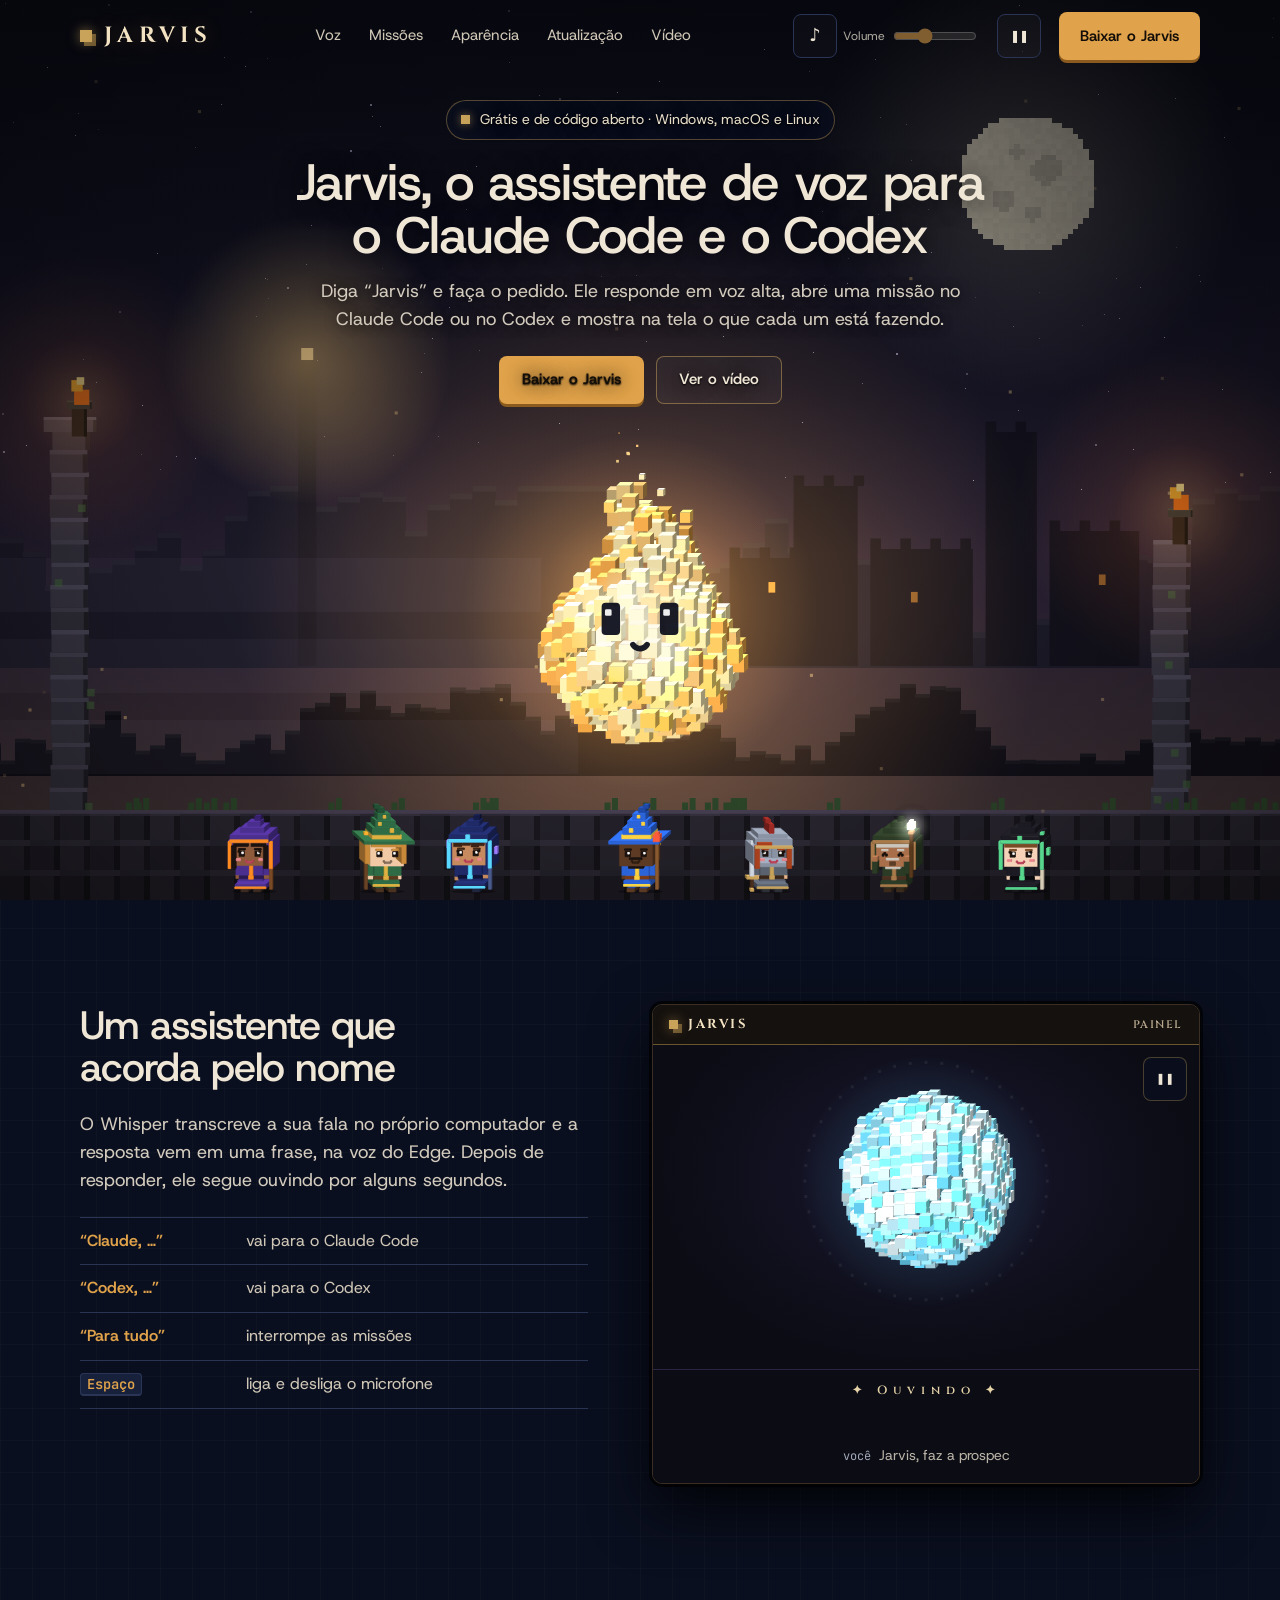
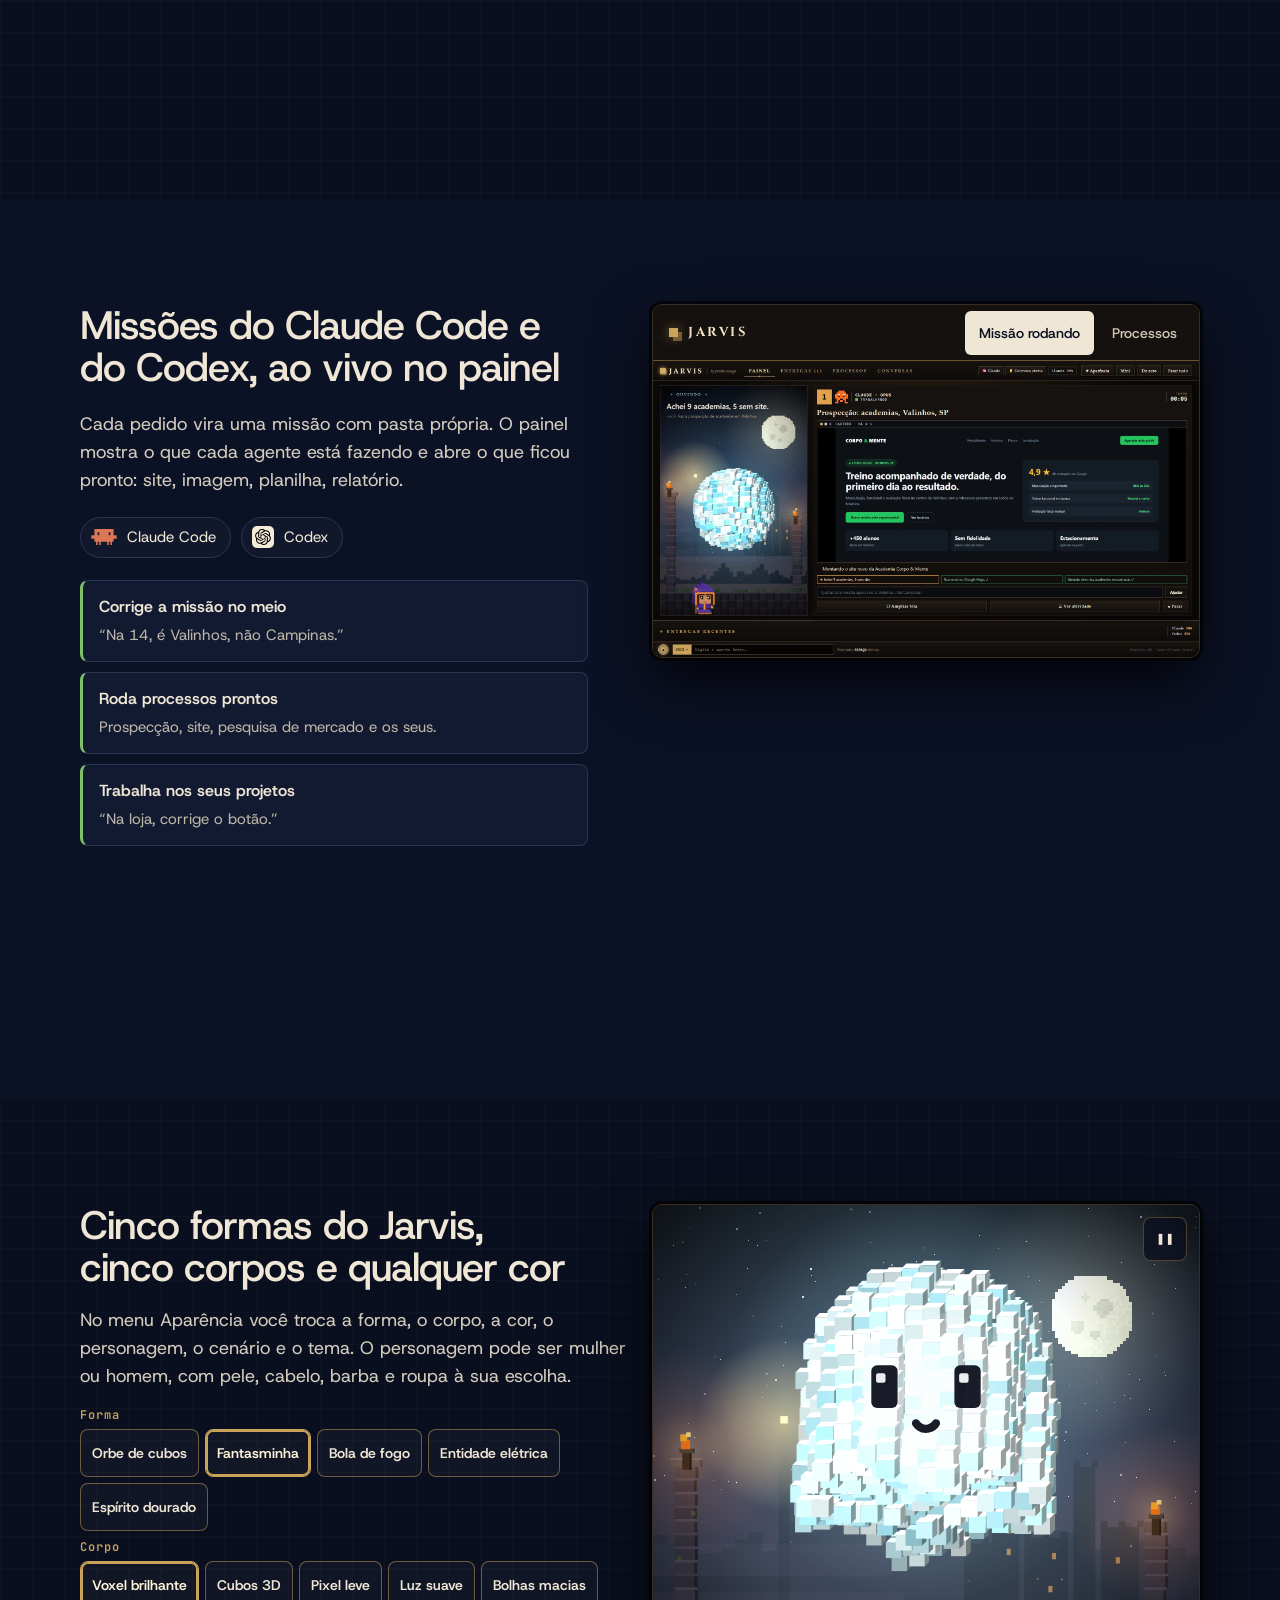
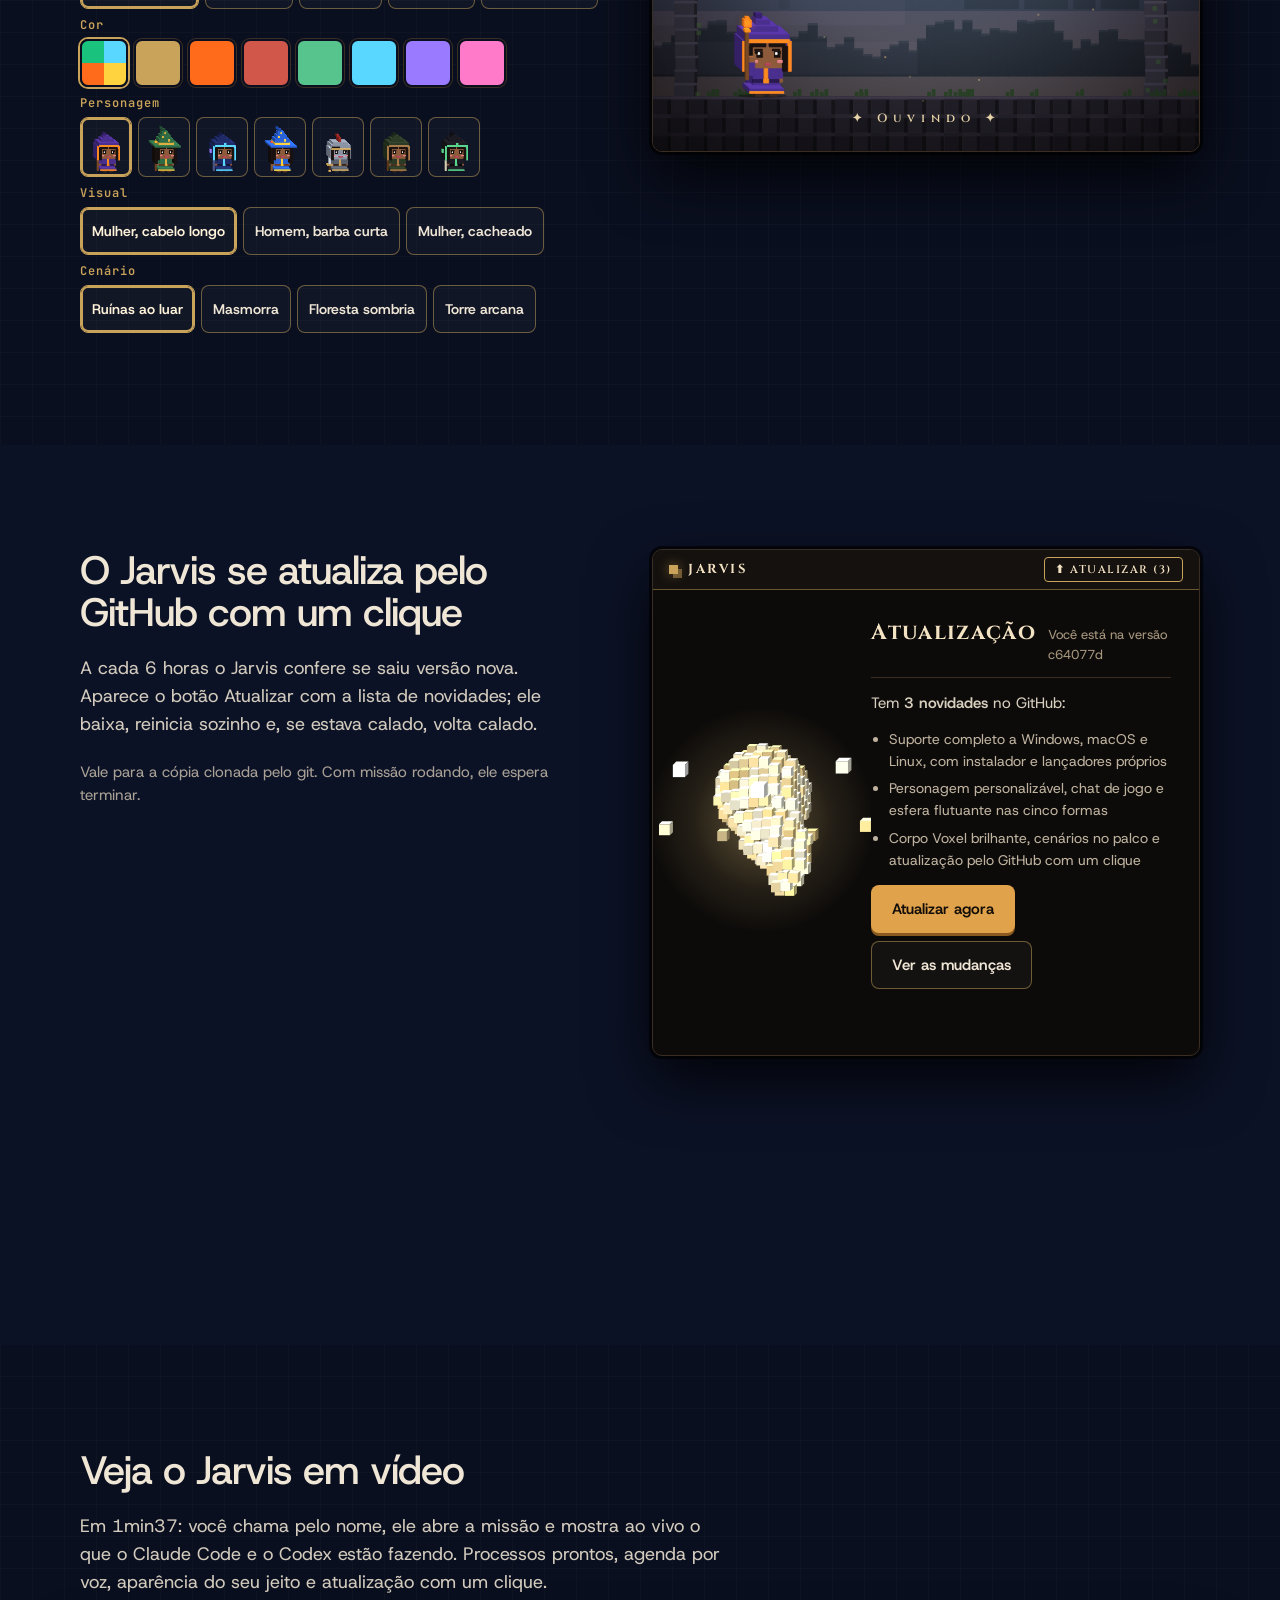
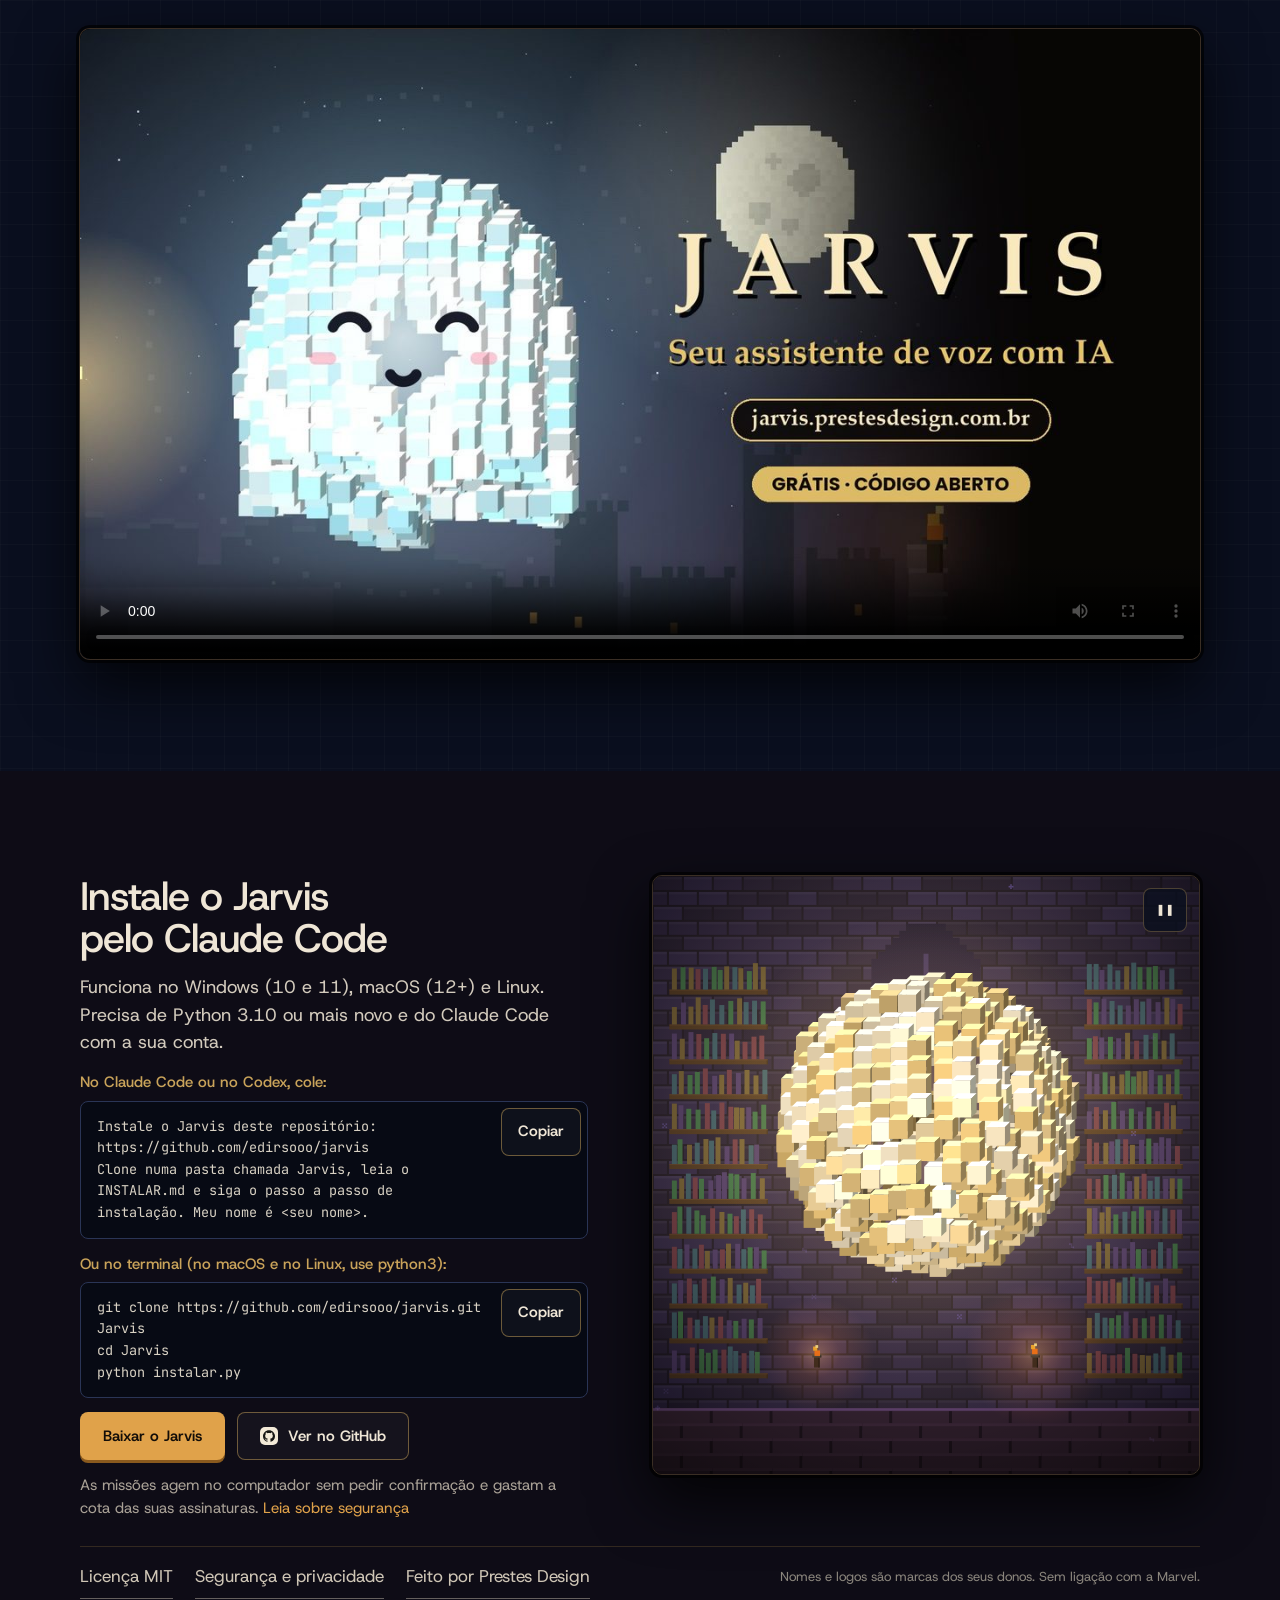
<file: docs/index.html>
<!doctype html>
<html lang="pt-BR" data-type="software" data-radius="soft" data-buttons="solid" data-motion>
<head>
<meta charset="utf-8">
<meta name="viewport" content="width=device-width, initial-scale=1, viewport-fit=cover">
<title>Jarvis: assistente de voz grátis para Claude Code e Codex no Windows, macOS e Linux</title>
<meta name="description" content="Jarvis é um assistente de voz grátis e de código aberto para Windows, macOS e Linux: você fala, ele abre missões no Claude Code ou no Codex e mostra o trabalho ao vivo. Usa as suas assinaturas, sem servidor nem conta.">
<meta name="robots" content="index, follow, max-image-preview:large">
<meta name="author" content="Prestes Design">
<link rel="canonical" href="https://jarvis.prestesdesign.com.br/">
<meta name="page-type" content="software">
<meta name="site-kind" content="software">
<meta name="theme-color" content="#0a0f1f">
<meta property="og:type" content="website">
<meta property="og:locale" content="pt_BR">
<meta property="og:site_name" content="Jarvis">
<meta property="og:url" content="https://jarvis.prestesdesign.com.br/">
<meta property="og:title" content="Jarvis: fale com o Claude Code e o Codex pela voz">
<meta property="og:description" content="Assistente de voz grátis e de código aberto para Windows, macOS e Linux. Cada pedido vira uma missão que você acompanha ao vivo.">
<meta property="og:image" content="https://jarvis.prestesdesign.com.br/share.jpg">
<meta property="og:image:secure_url" content="https://jarvis.prestesdesign.com.br/share.jpg">
<meta property="og:image:type" content="image/jpeg">
<meta property="og:image:width" content="1200">
<meta property="og:image:height" content="630">
<meta property="og:image:alt" content="O Jarvis em forma de bola de fogo de cubos sobre ruínas ao luar, com os magos voxel no chão">
<meta name="twitter:card" content="summary_large_image">
<meta name="twitter:title" content="Jarvis: fale com o Claude Code e o Codex pela voz">
<meta name="twitter:description" content="Assistente de voz grátis e de código aberto para Windows, macOS e Linux. Cada pedido vira uma missão que você acompanha ao vivo.">
<meta name="twitter:image" content="https://jarvis.prestesdesign.com.br/share.jpg">
<link rel="icon" type="image/png" href="site/icone.png">
<link rel="apple-touch-icon" href="site/icone.png">
<script type="application/ld+json">
{"@context":"https://schema.org","@graph":[
 {"@type":"SoftwareApplication","name":"Jarvis","url":"https://jarvis.prestesdesign.com.br/",
  "description":"Assistente de voz grátis e de código aberto para Windows, macOS e Linux que conversa com você e põe o Claude Code e o Codex para trabalhar no seu computador, com missões acompanhadas ao vivo no painel.",
  "applicationCategory":"UtilitiesApplication","applicationSubCategory":"Assistente de voz","operatingSystem":"Windows 10, Windows 11, macOS 12+, Linux",
  "inLanguage":"pt-BR","isAccessibleForFree":true,"license":"https://opensource.org/licenses/MIT",
  "softwareRequirements":"Python 3.10 ou mais novo; Claude Code instalado e com a sua conta",
  "downloadUrl":"https://github.com/edirsooo/jarvis/archive/refs/heads/main.zip","installUrl":"https://jarvis.prestesdesign.com.br/#baixar","codeRepository":"https://github.com/edirsooo/jarvis",
  "image":"https://jarvis.prestesdesign.com.br/share.jpg","screenshot":["https://jarvis.prestesdesign.com.br/site/telas/missao-rodando.webp","https://jarvis.prestesdesign.com.br/site/telas/processos.webp"],
  "featureList":["Acorda pelo nome e transcreve a voz no próprio computador (Whisper)","Cada pedido vira uma missão do Claude Code ou do Codex","Painel com o trabalho de cada agente ao vivo e as entregas","Ajuste de uma missão enquanto ela roda","Processos prontos e os seus, criados por voz","Cinco formas, cinco estilos de corpo, cores, personagens, cenários e temas","Atualização pelo GitHub com um clique"],
  "offers":{"@type":"Offer","price":"0","priceCurrency":"BRL"},
  "author":{"@type":"Organization","name":"Prestes Design","url":"https://prestesdesign.com.br"}},
 {"@type":"VideoObject","name":"Jarvis: apresentação","description":"Conheça as missões por voz, os processos, a agenda, a aparência e a atualização do Jarvis.","thumbnailUrl":"https://jarvis.prestesdesign.com.br/site/video/jarvis-apresentacao.jpg","contentUrl":"https://jarvis.prestesdesign.com.br/site/video/jarvis-apresentacao.mp4","uploadDate":"2026-11-19","duration":"PT1M37S","inLanguage":"pt-BR"},
 {"@type":"WebSite","name":"Jarvis","url":"https://jarvis.prestesdesign.com.br/","inLanguage":"pt-BR","publisher":{"@type":"Organization","name":"Prestes Design","url":"https://prestesdesign.com.br"}}
]}
</script>
<link rel="preload" href="site/fonts/HostGrotesk.woff2" as="font" type="font/woff2" crossorigin>
<link rel="preload" href="site/fonts/Cinzel.woff2" as="font" type="font/woff2" crossorigin>
<link rel="stylesheet" href="assets/motion/motion.css">
<link rel="stylesheet" href="site/site.css?v=20261119a">
<script>document.documentElement.classList.add('m-enter');setTimeout(()=>document.documentElement.classList.add('m-enter-done'),700)</script>
</head>
<body>
<!-- kind: software (assistente de voz para Windows, grátis). deal: hero centred; palette: a do app (tema Abismo: ouro e brasa
     sobre azul-noite), no lugar da dealt green-black-bone, a pedido do cliente; type: host (Host Grotesk + JetBrains Mono)
     com Cinzel na marca, como no app; nav-centre, footer-statement, close-type, dark-band, solid, wordmark;
     sem momento sorteado e sem transição entre seções (pedido do dono, 19/11): no lugar, os personagens vivem sozinhos na tela. -->
<header class="nav topo" id="topo">
  <div class="wrap topo-in">
    <a class="pular" href="#voz">Pular para o conteúdo</a>
    <a class="marca" href="#inicio" aria-label="Jarvis, início"><span class="cubo" aria-hidden="true"></span><b>Jarvis</b></a>
    <nav class="menu" id="menu" aria-label="Seções">
      <a href="#voz">Voz</a><a href="#missoes">Missões</a><a href="#aparencia">Aparência</a><a href="#atualizacao">Atualização</a><a href="#video">Vídeo</a>
    </nav>
    <div class="som-box"><button class="som" type="button" aria-pressed="false" aria-label="Tocar a música" title="Tocar a música"><span aria-hidden="true">♪</span></button><label class="vol-r" for="vol">Volume</label><input class="vol" id="vol" type="range" min="0" max="100" value="35" aria-label="Volume da música"></div>
    <button class="pausa" type="button" aria-pressed="false" aria-label="Pausar animações" title="Pausar animações"><span aria-hidden="true">❚❚</span></button>
    <a class="btn btn--primary topo-baixar" href="#baixar">Baixar o Jarvis</a>
    <button class="menu-bt" type="button" aria-expanded="false" aria-controls="menu" aria-label="Abrir o menu"><span></span><span></span></button>
  </div>
</header>


<main>
  <!-- Abertura: o Jarvis em bola de fogo sobre as ruínas ao luar (o cenário do app) e os sete magos no chão -->
  <section class="hero" id="inicio" data-enter data-faixa="game-loop" data-palco="torre,grimorio,cristal,rpg,cavaleiro,patrulheiro,necro" data-fila="v" aria-labelledby="h-hero">
    <canvas class="hero__bg orbe-cv" data-cenario-fundo="ruinas" data-forma="chama" data-estado="ouvindo" data-ox=".5" data-oy=".66" data-or=".135" aria-hidden="true"></canvas>
    <div class="wrap hero-in"><div class="hero-text">
      <p class="selo"><span class="cubo" aria-hidden="true"></span>Grátis e de código aberto · Windows, macOS e Linux</p>
      <h1 id="h-hero">Jarvis, o assistente de voz para o Claude Code e o Codex</h1>
      <p class="lead">Diga “Jarvis” e faça o pedido. Ele responde em voz alta, abre uma missão no Claude Code ou no Codex e mostra na tela o que cada um está fazendo.</p>
      <div class="acoes">
        <a class="btn btn--primary btn--xl" href="#baixar">Baixar o Jarvis</a>
        <a class="btn btn--secondary btn--xl" href="#video">Ver o vídeo</a>
      </div>
    </div></div>
  </section>

  <!-- 1 Voz · orbe de cubos ouvindo, pensando e falando · mago Sábio -->
  <section class="secao" id="voz" data-palco="grimorio" data-faixa="arcade-rush" data-parte="1" data-nome="Voz" data-sub="Acorda pelo nome · responde em voz alta" data-forma="orbe" style="--cor:#8fc7d8" aria-labelledby="h-voz">
    <div class="wrap grade">
      <div class="texto">
        <h2 id="h-voz">Um assistente que acorda pelo nome</h2>
        <p class="lead">O Whisper transcreve a sua fala no próprio computador e a resposta vem em uma frase, na voz do Edge. Depois de responder, ele segue ouvindo por alguns segundos.</p>
        <ul class="falas">
          <li><b>“Claude, …”</b><span>vai para o Claude Code</span></li>
          <li><b>“Codex, …”</b><span>vai para o Codex</span></li>
          <li><b>“Para tudo”</b><span>interrompe as missões</span></li>
          <li><b><kbd>Espaço</kbd></b><span>liga e desliga o microfone</span></li>
        </ul>
      </div>
      <figure class="janela palco-app" data-ui data-piso>
        <div class="janela-barra" aria-hidden="true"><span class="cubo"></span><b>Jarvis</b><i>Painel</i></div>
        <div class="palco-tela">
          <canvas class="orbe-cv" data-forma="orbe" data-estado="ouvindo" data-ox=".5" data-oy=".42" data-or=".27" data-anel="1" data-ciclo="voz" aria-hidden="true"></canvas>
          <button class="pausa-palco" type="button" aria-pressed="false" aria-label="Pausar a demonstração"><span aria-hidden="true">❚❚</span></button>
        </div>
        <div class="rotulo" aria-live="off">
          <p class="estado-txt">✦ Ouvindo ✦</p>
          <p class="legenda-txt"></p>
          <p class="voce-txt"><b>você</b><span>Jarvis, faz a prospecção de academias em Valinhos.</span></p>
        </div>
      </figure>
    </div>
  </section>

  <!-- 2 Missões · entidade elétrica trabalhando · Cavaleiro -->
  <section class="secao par" id="missoes" data-palco="cavaleiro" data-faixa="boss-battle-groove" data-parte="2" data-nome="Missões" data-sub="Claude Code e Codex trabalhando ao vivo" data-forma="eletrica" style="--cor:#7fbf6a" aria-labelledby="h-missoes">
    <div class="wrap grade">
      <div class="texto">
        <h2 id="h-missoes">Missões do Claude Code e do Codex, ao vivo no painel</h2>
        <p class="lead">Cada pedido vira uma missão com pasta própria. O painel mostra o que cada agente está fazendo e abre o que ficou pronto: site, imagem, planilha, relatório.</p>
        <p class="agentes"><span><img class="ic" src="assets/icons/claude-code.svg" alt="" width="26" height="16">Claude Code</span><span><img class="ic ic-tile" src="assets/icons/openai.svg" alt="" width="22" height="22">Codex</span></p>
        <ul class="cartoes" data-ui>
          <li class="cartao"><b>Corrige a missão no meio</b><span>“Na 14, é Valinhos, não Campinas.”</span></li>
          <li class="cartao"><b>Roda processos prontos</b><span>Prospecção, site, pesquisa de mercado e os seus.</span></li>
          <li class="cartao"><b>Trabalha nos seus projetos</b><span>“Na loja, corrige o botão.”</span></li>
        </ul>
      </div>
      <figure class="janela tela-real" data-ui data-piso>
        <div class="janela-barra"><span class="cubo" aria-hidden="true"></span><b>Jarvis</b>
          <div class="abas" role="tablist" aria-label="Telas de missões">
            <button role="tab" type="button" data-tela="missao-rodando" aria-selected="true">Missão rodando</button>
            <button role="tab" type="button" data-tela="processos" aria-selected="false">Processos</button>
          </div>
        </div>
        <div id="missoes-tela" role="tabpanel">
        <img src="site/telas/missao-rodando.webp?v=20261119b" width="1900" height="1030" alt="Painel do Jarvis no tema Abismo com a missão 1, Prospecção de academias em Valinhos, rodando no Claude Code" loading="lazy" decoding="async">
        </div>
      </figure>
    </div>
  </section>

  <!-- 3 Aparência · tudo trocável aqui mesmo: forma, corpo, cor, mago e cenário -->
  <section class="secao" id="aparencia" data-faixa="bossa-em-16-bit" data-parte="3" data-nome="Aparência" data-sub="Formas · corpos · cores · magos · cenários" data-forma="fantasma" style="--cor:#c9a35a" aria-labelledby="h-aparencia">
    <div class="wrap grade grade--meio">
      <div class="texto">
        <h2 id="h-aparencia">Cinco formas do Jarvis, cinco corpos e qualquer cor</h2>
        <p class="lead">No menu Aparência você troca a forma, o corpo, a cor, o personagem, o cenário e o tema. O personagem pode ser mulher ou homem, com pele, cabelo, barba e roupa à sua escolha.</p>
        <div class="escolhas">
          <div class="grupo" role="group" aria-label="Forma"><span class="g-nome">Forma</span>
            <button type="button" data-forma="orbe">Orbe de cubos</button><button type="button" data-forma="fantasma" aria-pressed="true">Fantasminha</button><button type="button" data-forma="chama">Bola de fogo</button><button type="button" data-forma="eletrica">Entidade elétrica</button><button type="button" data-forma="espirito">Espírito dourado</button>
          </div>
          <div class="grupo" role="group" aria-label="Estilo do corpo"><span class="g-nome">Corpo</span>
            <button type="button" data-corpo="voxel" aria-pressed="true">Voxel brilhante</button><button type="button" data-corpo="cubos">Cubos 3D</button><button type="button" data-corpo="pixel">Pixel leve</button><button type="button" data-corpo="luz">Luz suave</button><button type="button" data-corpo="liso">Bolhas macias</button>
          </div>
          <div class="grupo cores" role="group" aria-label="Cor"><span class="g-nome">Cor</span>
            <button type="button" data-cor="" aria-pressed="true" aria-label="Automática" title="Automática" style="--c:conic-gradient(#5ad7ff 0 25%,#ffd23f 0 50%,#ff6b1a 0 75%,#19c37d 0)"></button><button type="button" data-cor="#c9a35a" aria-label="Ouro" title="Ouro" style="--c:#c9a35a"></button><button type="button" data-cor="#ff6b1a" aria-label="Brasa" title="Brasa" style="--c:#ff6b1a"></button><button type="button" data-cor="#d0574a" aria-label="Sangue" title="Sangue" style="--c:#d0574a"></button><button type="button" data-cor="#58c48d" aria-label="Esmeralda" title="Esmeralda" style="--c:#58c48d"></button><button type="button" data-cor="#5ad7ff" aria-label="Gelo" title="Gelo" style="--c:#5ad7ff"></button><button type="button" data-cor="#9a7bff" aria-label="Arcano" title="Arcano" style="--c:#9a7bff"></button><button type="button" data-cor="#ff7ac8" aria-label="Rosa" title="Rosa" style="--c:#ff7ac8"></button>
          </div>
          <div class="grupo magos" role="group" aria-label="Personagem"><span class="g-nome">Personagem</span></div>
          <div class="grupo" role="group" aria-label="Visual do personagem"><span class="g-nome">Visual</span>
            <button type="button" data-visual="0" aria-pressed="true">Mulher, cabelo longo</button><button type="button" data-visual="1">Homem, barba curta</button><button type="button" data-visual="2">Mulher, cacheado</button>
          </div>
          <div class="grupo" role="group" aria-label="Cenário"><span class="g-nome">Cenário</span>
            <button type="button" data-cenario="ruinas" aria-pressed="true">Ruínas ao luar</button><button type="button" data-cenario="masmorra">Masmorra</button><button type="button" data-cenario="floresta">Floresta sombria</button><button type="button" data-cenario="torre">Torre arcana</button>
          </div>
        </div>
      </div>
      <figure class="janela palco-vivo" data-ui data-piso>
        <canvas class="cena-cv" data-cenario="ruinas" aria-hidden="true"></canvas>
        <canvas class="orbe-cv" data-forma="fantasma" data-estado="ouvindo" data-ox=".5" data-oy=".4" data-or=".26" data-escolha="1" aria-hidden="true"></canvas>
        <canvas class="mago-cv" data-classe="torre" aria-hidden="true"></canvas>
        <p class="estado-txt" aria-hidden="true">✦ Ouvindo ✦</p>
        <button class="pausa-palco" type="button" aria-pressed="false" aria-label="Pausar o palco"><span aria-hidden="true">❚❚</span></button>
      </figure>
    </div>
  </section>

  <!-- 4 Atualização · espírito dourado · Patrulheiro -->
  <section class="secao par" id="atualizacao" data-palco="patrulheiro" data-faixa="open-field-at-sunrise" data-parte="4" data-nome="Atualização" data-sub="Uma versão nova, um clique" data-forma="espirito" style="--cor:#e8c46a" aria-labelledby="h-atualizacao">
    <div class="wrap grade">
      <div class="texto">
        <h2 id="h-atualizacao">O Jarvis se atualiza pelo GitHub com um clique</h2>
        <p class="lead">A cada 6 horas o Jarvis confere se saiu versão nova. Aparece o botão Atualizar com a lista de novidades; ele baixa, reinicia sozinho e, se estava calado, volta calado.</p>
        <p class="nota">Vale para a cópia clonada pelo git. Com missão rodando, ele espera terminar.</p>
      </div>
      <figure class="janela dialogo-app" data-ui data-piso>
        <div class="janela-barra" aria-hidden="true"><span class="cubo"></span><b>Jarvis</b><i class="atu-bt">⬆ Atualizar (3)</i></div>
        <div class="dlg-corpo">
          <canvas class="orbe-cv" data-forma="espirito" data-estado="ouvindo" data-ox=".5" data-oy=".5" data-or=".36" aria-hidden="true"></canvas>
          <div class="dlg">
            <p class="dlg-cab"><b>Atualização</b><span>Você está na versão c64077d</span></p>
            <p>Tem <b>3 novidades</b> no GitHub:</p>
            <ul>
              <li>Suporte completo a Windows, macOS e Linux, com instalador e lançadores próprios</li>
              <li>Personagem personalizável, chat de jogo e esfera flutuante nas cinco formas</li>
              <li>Corpo Voxel brilhante, cenários no palco e atualização pelo GitHub com um clique</li>
            </ul>
            <div class="dlg-botoes"><button type="button" class="btn btn--primary" data-atualiza>Atualizar agora</button><a class="btn btn--secondary" href="https://github.com/edirsooo/jarvis/commits/main">Ver as mudanças</a></div>
            <p class="dlg-msg" aria-live="polite"></p>
          </div>
        </div>
      </figure>
    </div>
  </section>

  <!-- 5 Vídeo · apresentação do Jarvis; a música do site sai aqui -->
  <section class="secao assista" id="video" data-faixa="" data-palco="rpg" aria-labelledby="h-video">
    <div class="wrap grade">
      <div class="texto">
        <h2 id="h-video">Veja o Jarvis em vídeo</h2>
        <p class="lead">Em 1min37: você chama pelo nome, ele abre a missão e mostra ao vivo o que o Claude Code e o Codex estão fazendo. Processos prontos, agenda por voz, aparência do seu jeito e atualização com um clique.</p>
      </div>
      <div class="tela-video" id="video-tela" data-v="deitado">
        <video controls playsinline preload="metadata" poster="site/video/jarvis-apresentacao.jpg" width="1920" height="1080" aria-label="Vídeo de apresentação do Jarvis, 1 minuto e 37 segundos">
          <source src="site/video/jarvis-apresentacao.mp4" type="video/mp4">
        </video>
      </div>
    </div>
  </section>

</main>

<!-- Final e rodapé numa tela só: baixar e instalar; o orbe dourado na torre arcana e os magos comemorando -->
<footer class="closing" id="baixar" data-palco="torre,grimorio,cristal,rpg,cavaleiro,patrulheiro,necro" data-chao=".rodape-in" data-faixa="game-loop" data-parte="5" data-nome="Baixar" data-sub="Grátis · código aberto · Windows, macOS e Linux" data-forma="orbe" data-cor-orbe="#c9a35a" style="--cor:#e0a24a" aria-labelledby="h-baixar">
  <div class="wrap">
    <div class="grade">
        <div class="texto">
          <h2 id="h-baixar">Instale o Jarvis pelo Claude Code</h2>
          <p class="lead">Funciona no Windows (10 e 11), macOS (12+) e Linux. Precisa de Python 3.10 ou mais novo e do Claude Code com a sua conta.</p>
          <div class="passo">
            <p class="p-nome">No Claude Code ou no Codex, cole:</p>
            <div class="codigo" data-ui><pre id="cmd-ia">Instale o Jarvis deste repositório: https://github.com/edirsooo/jarvis
Clone numa pasta chamada Jarvis, leia o INSTALAR.md e siga o passo a passo de instalação. Meu nome é &lt;seu nome&gt;.</pre><button class="copiar" type="button" data-copia="cmd-ia" aria-label="Copiar o pedido de instalação">Copiar</button></div>
          </div>
          <div class="passo">
            <p class="p-nome">Ou no terminal (no macOS e no Linux, use python3):</p>
            <div class="codigo" data-ui><pre id="cmd-git">git clone https://github.com/edirsooo/jarvis.git Jarvis
cd Jarvis
python instalar.py</pre><button class="copiar" type="button" data-copia="cmd-git" aria-label="Copiar os comandos do terminal">Copiar</button></div>
          </div>
          <div class="acoes">
            <a class="btn btn--primary btn--xl" id="btnBaixar" href="https://github.com/edirsooo/jarvis/archive/refs/heads/main.zip">Baixar o Jarvis</a>
            <a class="btn btn--secondary btn--xl" href="https://github.com/edirsooo/jarvis"><img class="ic ic-tile" src="assets/icons/github.svg" alt="" width="18" height="18">Ver no GitHub</a>
          </div>
          <p class="nota">As missões agem no computador sem pedir confirmação e gastam a cota das suas assinaturas. <a class="link" href="https://github.com/edirsooo/jarvis#seguran%C3%A7a-e-privacidade">Leia sobre segurança</a></p>
        </div>
        <figure class="janela palco-final" data-ui>
          <canvas class="cena-cv" data-cenario="torre" aria-hidden="true"></canvas>
          <canvas class="orbe-cv" data-forma="orbe" data-estado="ouvindo" data-ox=".5" data-oy=".42" data-or=".27" aria-hidden="true"></canvas>
          <button class="pausa-palco" type="button" aria-pressed="false" aria-label="Pausar o palco"><span aria-hidden="true">❚❚</span></button>
        </figure>
    </div>
    <div class="rodape-in">
      <p class="rodape-links"><a href="https://github.com/edirsooo/jarvis/blob/main/LICENSE">Licença MIT</a><a href="https://github.com/edirsooo/jarvis#seguran%C3%A7a-e-privacidade">Segurança e privacidade</a><a href="https://prestesdesign.com.br">Feito por Prestes Design</a></p>
      <p class="rodape-legal">Nomes e logos são marcas dos seus donos. Sem ligação com a Marvel.</p>
    </div>
  </div>
</footer>

<script src="site/orbe.js?v=20261119a" defer></script>
<script src="site/cenario.js?v=20261119a" defer></script>
<script src="site/magos-voxel.js?v=20261119a" defer></script>
<script src="site/magos.js?v=20261119a" defer></script>
<script src="site/site.js?v=20261119b" defer></script>
<script type="module" src="assets/motion/motion.js"></script>
</body>
</html>
</file>
<file: docs/assets/motion/motion.css>
/*
  taste-skill motion.css - the micro-interactions a company site has (figma.com, x.ai): one small
  opt-in layer over system.css and ui/cards.css. Link it after them (data-motion on <html> is optional);
  load motion.js once (it adds the tab indicator, the number tick and the card loops).
  The layer is ON as soon as this file is linked: no attribute is needed (a hover shot of a linked card or photo
  shows the 2px lift and the 1.03 zoom). <html data-motion="off"> switches the whole layer off; data-motion="live"
  is the number tick in a headless shot (motion.js).
  references/motion.md says what moves and how fast. Everything here answers the pointer, the
  keyboard or a number coming into view once, plus the hero's one entrance on load (the end of this
  file); nothing moves because the page scrolled (that is a dealt moment's job, assets/moments).

  Hover moves sit under (hover: hover) and (pointer: fine): a phone never keeps a stuck hover.
  Hover out runs 120ms against 150ms in (motion.md, tokens).
  Under prefers-reduced-motion colours still change and a press still shows; nothing moves or scales.
*/

:root {
  --m-in: 150ms;                              /* hover in: buttons, links, nav, tabs */
  --m-out: 120ms;                             /* hover out */
  --m-press: 90ms;                            /* a press */
  --m-panel: 200ms;                           /* a menu or sheet opening */
  --m-close: 120ms;                           /* a menu closing */
  --m-slide: 240ms;                           /* an indicator travelling between two tabs or links */
  --m-image: 600ms;                           /* a photograph scaling inside its mask */
  --m-image-out: 400ms;                       /* ...and settling back */
  --m-ease: var(--ease, cubic-bezier(.2, .8, .2, 1)); /* the one UI ease-out (system.css --ease): fast start, soft landing */
  --m-ease-io: cubic-bezier(.65, 0, .35, 1);  /* the indicator: leaves and lands softly */
  --m-ease-enter: cubic-bezier(.22, 1, .36, 1); /* an entrance settling: long soft tail, never past its mark */
  --m-cycle: 3.2s;                            /* one cycle of a card's loop (2.5-4 s) */
  --m-lift: -2px;
}

/* ---------------------------------------------------------------- buttons */
html:not([data-motion="off"]) .btn {
  position: relative;
  transition: background-color var(--m-out) var(--m-ease), color var(--m-out) var(--m-ease),
              border-color var(--m-out) var(--m-ease), box-shadow var(--m-out) var(--m-ease),
              transform var(--m-press) var(--m-ease);
}
/* the tone moves toward the ground: a black button greys a little on white, a white one on black */
html:not([data-motion="off"]) .btn--primary:hover { background: color-mix(in oklab, var(--action) 84%, var(--bg)); }
html:not([data-motion="off"]) .btn--secondary:hover {
  background: color-mix(in oklab, var(--bg) 92%, var(--ink));
  border-color: color-mix(in oklab, var(--ink) 32%, transparent);
}
html:not([data-motion="off"]) .btn:hover { transition-duration: var(--m-in), var(--m-in), var(--m-in), var(--m-in), var(--m-press); }
html:not([data-motion="off"]) .btn:active { transform: translateY(1px) scale(.985); }
/* the step: a button rises 1px on hover (2px on the large size) and presses 1px down with a 1.5% shrink on
   click; pointer only. The text-link secondary (arrow and block looks) keeps its underline and does not step.
   Reduced motion keeps the colour change only (see the end of this file). */
@media (hover: hover) and (pointer: fine) {
  html:not([data-motion="off"]) .btn:hover { transform: translateY(-1px); }
  html:not([data-motion="off"]) .btn--xl:hover { transform: translateY(-2px); }
  html:not([data-motion="off"]):is([data-buttons="arrow"], [data-buttons="block"]) .btn--secondary:hover { transform: none; }
  html:not([data-motion="off"]) .btn:active { transform: translateY(1px) scale(.985); }
  html:not([data-motion="off"]):is([data-buttons="arrow"], [data-buttons="block"]) .btn--secondary:active { transform: scale(.985); }
}

/* the arrow: the text arrow (.btn--arrow, .link) nudges 3px; the drawn arrow (.m-arrow) grows its
   stem and moves its head 3px, the way a good product site's "Learn more" does. The pointer's move
   only for a fine pointer; keyboard focus shows it anywhere */
html:not([data-motion="off"]) :is(.btn--arrow, .link)::after { transition: transform var(--m-out) var(--m-ease); }
html:not([data-motion="off"]) :is(.btn--arrow, .link):focus-visible::after { transform: translateX(3px); transition-duration: var(--m-in); }
.m-arrow { width: 12px; height: 12px; flex: none; overflow: visible; fill: none; stroke: currentColor; stroke-width: 1.6;
           stroke-linecap: round; stroke-linejoin: round; }
.m-arrow__stem { opacity: 0; transform: scaleX(.2); transform-origin: 1px 50%; transform-box: fill-box;
                 transition: opacity var(--m-out) var(--m-ease), transform var(--m-out) var(--m-ease); }
.m-arrow__head { transition: transform var(--m-out) var(--m-ease); }
:is(a, button):focus-visible > .m-arrow .m-arrow__stem { opacity: 1; transform: none; transition-duration: var(--m-in); }
:is(a, button):focus-visible > .m-arrow .m-arrow__head { transform: translateX(3px); transition-duration: var(--m-in); }
@media (hover: hover) and (pointer: fine) {
  html:not([data-motion="off"]) :is(.btn--arrow, .link):hover::after { transform: translateX(3px); transition-duration: var(--m-in); }
  :is(a, button):hover > .m-arrow .m-arrow__stem { opacity: 1; transform: none; transition-duration: var(--m-in); }
  :is(a, button):hover > .m-arrow .m-arrow__head { transform: translateX(3px); transition-duration: var(--m-in); }
}

/* a pill that is a link (the line above a hero headline) */
html:not([data-motion="off"]) a.pill { transition: background-color var(--m-out) var(--m-ease), border-color var(--m-out) var(--m-ease); }
html:not([data-motion="off"]) a.pill:hover { background: color-mix(in oklab, var(--card) 90%, var(--ink)); border-color: var(--line-strong); transition-duration: var(--m-in); }

/* ---------------------------------------------------------------- links: an underline that draws */
/* .link and links in running text: a rest line, and the ink line draws left to right on hover and
   leaves to the right. A link in a sentence rests on its own colour at 45% (about 3.3:1 on its
   ground), so it reads as a link even when it is the same colour as the text (WCAG 1.4.1); .link
   and .m-link carry an arrow or sit alone and rest on the faint hairline */
html:not([data-motion="off"]) :is(.link, .m-link, p a:not([class]), .footer ul a, .footer .link) {
  text-decoration: none;
  background-image: linear-gradient(currentColor, currentColor), linear-gradient(var(--m-rest, var(--line-strong)), var(--m-rest, var(--line-strong)));
  background-repeat: no-repeat; background-size: 0% 1px, 100% 1px;
  background-position: right 0 bottom 0, 0 100%;
  transition: background-size var(--m-out) var(--m-ease), color var(--m-out) var(--m-ease);
  padding-bottom: 2px;
}
/* set on its own rule: the shared rule above is (0,3,1) through :is(.footer .link) and would win */
html:not([data-motion="off"]) p a:not([class]) { --m-rest: color-mix(in oklab, currentColor 45%, transparent); }
html:not([data-motion="off"]) :is(.footer ul a, .m-link--bare):not(:hover, :focus-visible) { background-size: 0% 1px, 0% 1px; }
html:not([data-motion="off"]) :is(.link, .m-link, p a:not([class]), .footer ul a, .footer .link):is(:hover, :focus-visible) {
  background-size: 100% 1px, 100% 1px; background-position: left 0 bottom 0, 0 100%; transition-duration: var(--m-in);
}
/* the link's arrow is not underlined: the line runs under the words only */
html:not([data-motion="off"]) .link { background-size: 0% 1px, calc(100% - 1em - var(--s-2)) 1px; }
html:not([data-motion="off"]) .link:is(:hover, :focus-visible) { background-size: calc(100% - 1em - var(--s-2)) 1px, calc(100% - 1em - var(--s-2)) 1px; }
html:not([data-motion="off"]) .link, html:not([data-motion="off"]) .link:is(:hover, :focus-visible) { background-position: 0 100%, 0 100%; }
html:not([data-motion="off"]) .footer ul a:hover { color: var(--ink); }

/* ---------------------------------------------------------------- navigation */
/* the nav words take no pill (ST-08, ST-11): system.css draws the underline under a word from the left on hover and focus, and
   takes it away to the right; the page you are on keeps its still bar (system.css draws it, at the same inset) */
@media (min-width: 1024px) {
  /* the full-width panel: fades and settles 6px in 200ms with its columns together (one surface, read
     as one); it closes in 120ms. While one menu is open, the next word swaps the panel at once
     (motion.js .m-menu-open) */
  html:not([data-motion="off"]) .nav__menu {
    transform: translateY(-6px);
    transition: opacity var(--m-close) var(--m-ease), transform var(--m-close) var(--m-ease), visibility 0s linear var(--m-close);
  }
  html:not([data-motion="off"]) .nav__item:is(:hover, :focus-within) > .nav__menu {
    transition: opacity var(--m-panel) var(--m-ease) 150ms, transform var(--m-panel) var(--m-ease) 150ms, visibility 0s linear 150ms;
  }
  /* .m-menu-open comes on when the first panel starts to show (150ms): from then the next word swaps
     the panel at once. Duration and delay go to 0, the properties stay listed, so the panel that is
     still fading in finishes its own 200ms instead of snapping */
  html:not([data-motion="off"]) .nav.m-menu-open .nav__menu,
  html:not([data-motion="off"]) .nav.m-menu-open .nav__item:is(:hover, :focus-within) > .nav__menu { transition-duration: 0s; transition-delay: 0s; }
  html:not([data-motion="off"]) .menu-col a { transition: color var(--m-out) var(--m-ease); }
  html:not([data-motion="off"]) .menu-col a:hover { transition-duration: var(--m-in); }
  html:not([data-motion="off"]) .menu-card .panel { transition: border-color var(--m-out) var(--m-ease); }
}
/* the phone sheet slides in 8px and fades (system.js opens it) */
@media (max-width: 1023px) {
  html:not([data-motion="off"]) .nav.is-open .nav__links { transition: opacity var(--m-panel) var(--m-ease), transform var(--m-panel) var(--m-ease); }
  @starting-style { html:not([data-motion="off"]) .nav.is-open .nav__links { opacity: 0; transform: translateY(-8px); } }
}

/* ---------------------------------------------------------------- tabs: the indicator slides */
html:not([data-motion="off"]) .tabs.m-has-ind { position: relative; isolation: isolate; }
html:not([data-motion="off"]) .tabs.m-has-ind .tab { position: relative; z-index: 1; }
html:not([data-motion="off"]) .tabs.m-has-ind .tab[aria-selected="true"] { background: transparent; border-color: transparent; }
/* the pill takes its new size at once and travels by transform alone (motion.js: it starts scaled to
   the old tab's size at the old place and settles to scale 1 at the new one), so nothing is laid out
   again while it moves and its corners are true at rest */
.m-tab-ind {
  position: absolute; left: 0; top: 0; z-index: 0; width: var(--w, 0px); height: var(--h, 0px);
  border-radius: var(--r-btn); background: var(--ink); pointer-events: none;
  transform: translate(var(--x, 0px), var(--y, 0px)) scale(var(--sx, 1), var(--sy, 1)); transform-origin: 0 0;
  transition: transform var(--m-slide) var(--m-ease-io);
}
.m-tab-ind.is-jump { transition: none; }
html:not([data-motion="off"]) .tab { transition: color var(--m-slide) var(--m-ease), border-color var(--m-out) var(--m-ease), background-color var(--m-out) var(--m-ease); }

/* ---------------------------------------------------------------- focus */
/* the ring (system.css) is drawn in full in the frame the focus lands; no transition */

/* ---------------------------------------------------------------- cards: a 2px lift */
/* the card rises 2px, its border and shadow deepen; a card without its own box (.card--open) lifts
   its panel. Never tilts, flips or follows the pointer */
html:not([data-motion="off"]) .card:not(.card--open, .card--plan) {
  transition: transform var(--m-out) var(--m-ease), border-color var(--m-out) var(--m-ease), box-shadow var(--m-out) var(--m-ease);
}
html:not([data-motion="off"]) .card--open > .panel { transition: transform var(--m-out) var(--m-ease), box-shadow var(--m-out) var(--m-ease); }
@media (hover: hover) and (pointer: fine) {
  html:not([data-motion="off"]) .card:not(.card--open, .card--plan, .m-nolift):hover {
    transform: translateY(var(--m-lift));
    border-color: color-mix(in oklab, var(--ink) 16%, transparent);
    /* the shadow is deeper on a dark card (its lightness l): about .2 on white, .64 on near-black */
    box-shadow: inset 0 1px 0 var(--c-hi, transparent), 0 1px 2px rgb(0 0 0 / .06),
                0 14px 32px -18px oklch(from var(--card, #fff) 0 0 0 / calc(0.75 - l * 0.55));
    transition-duration: 180ms;
  }
  html:not([data-motion="off"]) .card--open:not(.m-nolift):hover > .panel {
    transform: translateY(var(--m-lift)); box-shadow: 0 14px 32px -18px oklch(from var(--bg, #fff) 0 0 0 / calc(0.75 - l * 0.55)); transition-duration: 180ms;
  }
}

/* ---------------------------------------------------------------- photographs: 1.03 inside the mask */
/* a photograph in a link or a linked card grows 3% inside its own mask (the frame, the tile, a .m-zoom wrapper);
   the mask clips it, so the box never moves. .m-zoom is the hook for any other photograph: wrap it. */
.m-zoom { overflow: clip; }
html:not([data-motion="off"]) :is(.frame__img, .tile__media > img, .m-zoom img, .m-zoom > video) {
  transition: transform var(--m-image-out) var(--m-ease);
}
@media (hover: hover) and (pointer: fine) {
  html:not([data-motion="off"]) :is(a, .card:has(a), .m-zoom):hover :is(.frame__img, .tile__media > img),
  html:not([data-motion="off"]) .m-zoom:hover :is(img, video) { transform: scale(1.03); transition-duration: var(--m-image); }
}

/* ---------------------------------------------------------------- inputs, switches, checks */
html:not([data-motion="off"]) .field :is(input, select, textarea), .m-input {
  transition: border-color var(--m-out) var(--m-ease), box-shadow var(--m-out) var(--m-ease), background-color var(--m-out) var(--m-ease);
}
html:not([data-motion="off"]) .field :is(input, select, textarea):hover, .m-input:hover { border-color: color-mix(in oklab, var(--ink) 48%, transparent); }
html:not([data-motion="off"]) .field :is(input, select, textarea):focus, .m-input:focus {
  /* the field's own ring in place of the outline: a 2px line in --action (3:1 on the ground) and a soft halo,
     there at once like every focus ring (the hover's fade does not apply to focus) */
  outline: none; border-color: var(--action);
  box-shadow: 0 0 0 1px var(--action), 0 0 0 4px color-mix(in oklab, var(--action) 20%, transparent); transition-duration: 0s;
}
/* a switch: <button class="m-switch" role="switch" aria-checked="false" aria-label="..."></button>
   (motion.js flips aria-checked on click unless the page handles it). The knob slides in 180ms and
   stretches 4px while pressed, both by transform (a scaleX from its left edge; on, the 12px shift
   keeps its right edge where it rests). The off track is ink at 48% (3.3:1 or more against the knob
   and the ground, the 3:1 a control needs) */
.m-switch {
  position: relative; flex: none; width: 40px; height: 24px; padding: 0; border: 0; border-radius: 999px; cursor: pointer;
  background: color-mix(in oklab, var(--ink) 48%, var(--bg));
  transition: background-color 180ms var(--m-ease);
}
.m-switch::before {
  content: ""; position: absolute; left: 3px; top: 3px; width: 18px; height: 18px; border-radius: 999px;
  background: var(--bg); box-shadow: 0 1px 3px rgb(0 0 0 / .25);
  transform-origin: 0 50%; transition: transform 180ms var(--m-ease);
}
.m-switch[aria-checked="true"] { background: var(--action); }
.m-switch[aria-checked="true"]::before { transform: translateX(16px); background: var(--action-ink); }
.m-switch:active::before { transform: scaleX(1.22); transition-duration: var(--m-press); }
.m-switch[aria-checked="true"]:active::before { transform: translateX(12px) scaleX(1.22); }
.m-switch:hover:not([aria-checked="true"]) { background: color-mix(in oklab, var(--ink) 58%, var(--bg)); }
/* a check box: <input type="checkbox" class="m-check">, the tick fades in as it grows from 70% to full size, 160ms */
.m-check {
  appearance: none; -webkit-appearance: none; flex: none; margin: 0; width: 20px; height: 20px; border-radius: 6px; cursor: pointer;
  border: 1px solid color-mix(in oklab, var(--ink) 48%, var(--bg)); background: var(--bg) no-repeat center / 14px 14px;
  display: inline-grid; place-items: center;
  transition: background-color var(--m-in) var(--m-ease), border-color var(--m-in) var(--m-ease);
}
.m-check::before {
  content: ""; width: 10px; height: 6px; margin-top: -2px; border: solid var(--action-ink); border-width: 0 0 2px 2px;
  opacity: 0; transform: rotate(-45deg) scale(.7); transform-origin: 50% 50%;
  transition: transform 160ms var(--m-ease), opacity 100ms var(--m-ease);
}
.m-check:hover:not(:checked) { border-color: color-mix(in oklab, var(--ink) 64%, var(--bg)); }
.m-check:checked { background-color: var(--action); border-color: var(--action); }
.m-check:checked::before { opacity: 1; transform: rotate(-45deg) scale(1); }

/* ---------------------------------------------------------------- FAQ
   Every answer stays open (ST-47, system.css): nothing here opens, closes or animates its height. */

/* ---------------------------------------------------------------- numbers that tick once */
[data-m-count] { font-variant-numeric: tabular-nums; }

/* ---------------------------------------------------------------- loops inside a card's panel */
/* a CSS loop the page writes inside [data-m-loop] runs one cycle in --m-cycle (2.5-4 s) and repeats
   while on screen; motion.js pauses it off screen and restarts it on hover (motion.md) */
[data-m-loop] { --m-cycle: 3.2s; --m-still: 0.6; --m-safe: 48px; }
/* the pause button (a 32px disc 12px in from the bottom-right corner) gets a clear band: content in
   the flow ends --m-safe (48px) above the bottom edge, and a fading stage dissolves above that band,
   never under the button. Size the panel so the loop's subject sits above the fade */
[data-m-loop]:not(:has(> .stage)) { padding-bottom: var(--m-safe); }
[data-m-loop] > .stage:is(.stage--fade-b, .stage--fade-br) { bottom: var(--m-safe); }
/* on a phone (as ui.js does) and under reduced motion a loop holds its finished picture: the frame at
   --m-still (0-1) of the cycle, set on the loop where the picture is complete */
@media (max-width: 639px) {
  [data-m-loop] * { animation-duration: var(--m-cycle) !important; animation-delay: calc(-1 * var(--m-still) * var(--m-cycle)) !important;
                    animation-play-state: paused !important; }
}
[data-m-loop].is-m-off *, [data-m-loop].is-m-paused * { animation-play-state: paused !important; }

/* ---------------------------------------------------------------- the hero's entrance */
/* Once on load the hero enters (motion.js enter(), motion.md): the h1 line by line out of word masks,
   then its lead, each button and its facts 60ms apart, the picture settling; about 1.1 s.
   Markup: data-enter on the hero <section> and the one head line that sets html.m-enter before the
   first paint (with its 700ms safety mark, m-enter-done). Only the words wait, and only in that window
   until motion.js takes over (.is-entering): no script, reduced motion, print and data-motion="off"
   show the hero as written; a script later than the mark finds the words fading in here.
   The pictures (a photograph, a window, the collage) are never hidden, so nothing blinks or flashes
   the hero's ground: a photograph waits at 1.05 and a window or collage at .98, by the scale property
   (it composes with any transform of their own), and they settle by transition as soon as the
   entrance starts or the mark passes. */
@media screen and (prefers-reduced-motion: no-preference) {
  html.m-enter:not(.m-enter-done, [data-motion="off"]) .hero[data-enter]:not([data-enter="off"], .is-entering, .is-entered)
    :is(h1, h1 ~ *, :has(> h1) ~ *, :has(~ h1)):not([data-enter-media], .hero__bg, .hero__media, .hero__stage, .hero__art, .hero__window, .hero-visual, .ly-collage,
         :has([data-enter-media], .hero__bg, .hero__media, .hero__stage, .hero__art, .hero__window, .hero-visual, .ly-collage)) { opacity: 0; }
  /* the mark passed before motion.js arrived: the words fade in instead of appearing at once */
  html.m-enter.m-enter-done:not([data-motion="off"]) .hero[data-enter]:not([data-enter="off"], .is-entering, .is-entered)
    :is(h1, h1 ~ *, :has(> h1) ~ *, :has(~ h1)) { transition: opacity 400ms var(--m-ease); }
  /* the settle: a photograph from 1.05 inside its frame (the hero clips one of its own), anything else from .98 */
  html.m-enter:not([data-motion="off"]) .hero[data-enter]:not([data-enter="off"], .is-still)
    :is(:is([data-enter-media], .hero__bg, .hero__media, .hero__stage, .hero__art, .hero__window, .hero-visual, .ly-collage):is(img, picture, video),
        :is([data-enter-media], .hero__bg, .hero__media, .hero__stage, .hero__art, .hero__window, .hero-visual, .ly-collage) > :is(img, picture, video, .frame__img)) {
    transition: scale 1100ms var(--m-ease-enter), clip-path 1100ms var(--m-ease-enter);
  }
  /* the clip's resting value, kept below the waiting rule's weight so that one wins while it applies */
  .hero[data-enter] :is([data-enter-media], .hero__bg, .hero__media, .hero__stage, .hero__art, .hero__window, .hero-visual, .ly-collage):is(img, picture, video) { clip-path: inset(0); }
  html.m-enter:not([data-motion="off"]) .hero[data-enter]:not([data-enter="off"], .is-still)
    :is([data-enter-media], .hero__bg, .hero__media, .hero__stage, .hero__art, .hero__window, .hero-visual, .ly-collage):not(img, picture, video, :has(> :is(img, picture, video, .frame__img))) {
    transition: scale 900ms var(--m-ease-enter);
  }
  html.m-enter:not(.m-enter-done, [data-motion="off"]) .hero[data-enter]:not([data-enter="off"], .is-entering, .is-entered)
    :is(:is([data-enter-media], .hero__bg, .hero__media, .hero__stage, .hero__art, .hero__window, .hero-visual, .ly-collage):is(img, picture, video),
        :is([data-enter-media], .hero__bg, .hero__media, .hero__stage, .hero__art, .hero__window, .hero-visual, .ly-collage) > :is(img, picture, video, .frame__img)) { scale: 1.05; }
  html.m-enter:not(.m-enter-done, [data-motion="off"]) .hero[data-enter]:not([data-enter="off"], .is-entering, .is-entered)
    :is([data-enter-media], .hero__bg, .hero__media, .hero__stage, .hero__art, .hero__window, .hero-visual, .ly-collage):is(img, picture, video) { clip-path: inset(2.381%); }   /* a picture that is itself the media (a band under the header, a full-bleed layer) has no frame: its own clip keeps it inside its box while larger, (1 - 1/1.05) / 2 */
  html.m-enter:not(.m-enter-done, [data-motion="off"]) .hero[data-enter]:not([data-enter="off"], .is-entering, .is-entered)
    :is([data-enter-media], .hero__bg, .hero__media, .hero__stage, .hero__art, .hero__window, .hero-visual, .ly-collage):not(img, picture, video, :has(> :is(img, picture, video, .frame__img))) { scale: .98; }
  html.m-enter:not([data-motion="off"]) .hero[data-enter]:not([data-enter="off"], .is-entered) { overflow: clip; }
}
/* while it runs: each word of the h1 in its own mask (the masks go when the h1 gets its own nodes back) */
.hero[data-enter] .m-w { display: inline-block; overflow: clip; vertical-align: top; padding-bottom: .12em; margin-bottom: -.12em; }
.hero[data-enter] .m-w__in { display: inline-block; }

/* ---------------------------------------------------------------- reduced motion */
@media (prefers-reduced-motion: reduce) {
  html:not([data-motion="off"]) .card:hover, html:not([data-motion="off"]) .card--open:hover > .panel,
  html:not([data-motion="off"]) :is(a, .card:has(a), .m-zoom):hover :is(.frame__img, .tile__media > img, img, video),
  html:not([data-motion="off"]) .btn:is(:hover, :active), html:not([data-motion="off"]) :is(.btn--arrow, .link):hover::after,
  :is(a, button):hover > .m-arrow :is(.m-arrow__head, .m-arrow__stem) { transform: none !important; }
  .m-arrow__stem { opacity: 1; transform: none; }
  html:not([data-motion="off"]) .nav__menu { transform: none !important; }
  /* the controls keep their state and their colour change, without travel: the tab pill and the switch
     knob jump, the tick fades in at full size, the underline is drawn at once */
  .m-tab-ind { transition: none; }
  .m-switch::before { transition-property: background-color; }
  .m-switch:active::before { transform: none; }
  .m-switch[aria-checked="true"]::before, .m-switch[aria-checked="true"]:active::before { transform: translateX(16px); }
  .m-check::before { transform: rotate(-45deg) scale(1); transition-property: opacity; }
  html:not([data-motion="off"]) :is(.link, .m-link, p a:not([class]), .footer ul a, .footer .link) { transition-property: color, opacity, background-color, border-color; }
  /* a press still shows, as a deeper tone instead of a move */
  html:not([data-motion="off"]) .btn--primary:active { background: color-mix(in oklab, var(--action) 74%, var(--bg)); }
  html:not([data-motion="off"]) .btn--secondary:active { background: color-mix(in oklab, var(--bg) 86%, var(--ink)); }
  [data-m-loop] * { animation-duration: var(--m-cycle) !important; animation-iteration-count: infinite !important;
                    animation-delay: calc(-1 * var(--m-still) * var(--m-cycle)) !important; animation-play-state: paused !important; }
}
</file>
<file: docs/site/site.css>
/* Página do Jarvis: a fantasia sombria do app (tema Abismo) numa página de produto.
   Azul-noite no fundo, ouro e brasa na ação, Cinzel na marca, Host Grotesk no texto, JetBrains Mono nos comandos. */
@font-face { font-family: "Host Grotesk"; src: url(fonts/HostGrotesk.woff2) format("woff2"); font-weight: 400 600; font-display: swap; }
@font-face { font-family: "Cinzel"; src: url(fonts/Cinzel.woff2) format("woff2"); font-weight: 600 800; font-display: swap; }
@font-face { font-family: "JetBrains Mono"; src: url(fonts/JetBrainsMono.woff2) format("woff2"); font-weight: 400 600; font-display: swap; }

:root {
  --bg: #0a0f1f; --surface: #111a31; --surface-2: #17213c; --line: #2a3556; --ink: #efe6d6; --muted: #aaa69c;
  --ouro: #c9a35a; --accent: #e0a24a; --brasa: #ff6b1a; --action: #e0a24a; --action-ink: #120d08;
  --sans: "Host Grotesk", "Segoe UI", system-ui, sans-serif; --serif: "Cinzel", "Palatino Linotype", Georgia, serif;
  --mono: "JetBrains Mono", Consolas, monospace;
  --ease: cubic-bezier(.2, .8, .2, 1); --r: 10px; --topo: 72px;
  --cantos: linear-gradient(var(--ouro), var(--ouro)) 0 0/14px 1px no-repeat, linear-gradient(var(--ouro), var(--ouro)) 0 0/1px 14px no-repeat,
    linear-gradient(var(--ouro), var(--ouro)) 100% 0/14px 1px no-repeat, linear-gradient(var(--ouro), var(--ouro)) 100% 0/1px 14px no-repeat,
    linear-gradient(var(--ouro), var(--ouro)) 0 100%/14px 1px no-repeat, linear-gradient(var(--ouro), var(--ouro)) 0 100%/1px 14px no-repeat,
    linear-gradient(var(--ouro), var(--ouro)) 100% 100%/14px 1px no-repeat, linear-gradient(var(--ouro), var(--ouro)) 100% 100%/1px 14px no-repeat;
  color-scheme: dark;
}
*, *::before, *::after { box-sizing: border-box; }
html { scroll-padding-top: var(--topo); -webkit-text-size-adjust: 100%; }
body {
  margin: 0; background: var(--bg); color: var(--ink); font: 400 17px/1.55 var(--sans); overflow-x: clip;
  background-image: linear-gradient(#ffffff05 1px, transparent 1px), linear-gradient(90deg, #ffffff05 1px, transparent 1px);
  background-size: 32px 32px;
}
img, video, canvas { display: block; max-width: 100%; }
a { color: inherit; }
h1, h2, p, ul, figure { margin: 0; }
ul { padding: 0; list-style: none; }
button { font: inherit; color: inherit; cursor: pointer; }
:focus-visible { outline: 2px solid var(--accent); outline-offset: 2px; }
kbd, code { font-family: var(--mono); font-size: .86em; }
kbd { border: 1px solid var(--line); border-bottom-width: 2px; border-radius: 4px; padding: 1px 6px; background: var(--surface-2); }

.wrap { width: min(100% - 160px, 1280px); margin-inline: auto; padding: 0; }
.cubo { display: inline-block; width: 12px; height: 12px; background: var(--ouro); box-shadow: 0 0 12px #c9a35a99, 4px 4px 0 #6b5530; flex: none; }

.pular { position: absolute; left: 16px; top: -60px; z-index: 100; background: var(--action); color: var(--action-ink); padding: 10px 16px; border-radius: 6px; font-weight: 600; text-decoration: none; }
.pular:focus { top: 12px; }

/* ---------- botões (a camada de movimento do kit cuida do passo e do clique) ---------- */
.btn { display: inline-flex; align-items: center; justify-content: center; gap: 10px; min-height: 48px; padding: 0 20px; border-radius: 8px; font: 600 15px/1 var(--sans); text-decoration: none; border: 1px solid transparent; white-space: nowrap; }
.btn--primary { background: var(--action); color: var(--action-ink); box-shadow: 0 3px 0 #8a5a1e; }
.btn--secondary { background: #ffffff08; color: var(--ink); border-color: #c9a35a80; }
.btn--secondary:hover { border-color: var(--ouro); }
.btn--xl { min-height: 48px; padding: 0 22px; font-size: 15px; }
.link { color: var(--accent); text-decoration: underline; text-decoration-color: #e0a24a66; text-underline-offset: 3px; }
.link:hover { text-decoration-color: var(--accent); }
.ic { display: inline-block; flex: none; }
.ic-tile { background: #f3ead8; border-radius: 5px; padding: 3px; }

/* ---------- topo ---------- */
.topo { position: fixed; inset: 0 0 auto; z-index: 50; height: var(--topo); }
.topo::before { content: ""; position: absolute; inset: 0; background: #0a0f1f; border-bottom: 1px solid #6b553066; opacity: 0; transition: opacity .25s; }
.topo.cheio::before { opacity: .96; }
.topo-in { position: relative; }
.topo-in { height: 100%; display: flex; align-items: center; gap: 18px; }
.marca { display: inline-flex; align-items: center; gap: 12px; text-decoration: none; min-height: 44px; }
.marca b { font: 700 22px/1 var(--serif); letter-spacing: .24em; text-transform: uppercase; color: #f3e3c3; text-shadow: 0 0 18px #e0a24a40; }
.menu { display: flex; gap: 4px; margin: 0 auto; }
.menu a { position: relative; padding: 12px 12px; text-decoration: none; color: #cfc6b6; font-size: 15px; }
.menu a::after { content: ""; position: absolute; left: 12px; right: 12px; bottom: 6px; height: 1px; background: var(--accent); transform: scaleX(0); transform-origin: left; transition: transform .15s var(--ease); }
.menu a:hover { color: var(--ink); }
.menu a:hover::after, .menu a:focus-visible::after { transform: scaleX(1); }
.som-box { display: flex; align-items: center; gap: 6px; }
.som, .pausa, .menu-bt { width: 44px; height: 44px; border-radius: 8px; border: 1px solid var(--line); background: #ffffff06; display: grid; place-items: center; font-size: 18px; }
.som[aria-pressed="true"] { border-color: var(--accent); color: var(--accent); box-shadow: 0 0 14px #e0a24a40; }
.pausa { font-size: 12px; letter-spacing: -1px; }
.vol-r { font-size: 12px; color: var(--muted); }
.vol { width: 84px; accent-color: var(--accent); height: 44px; }
.som-box:not(:hover):not(:focus-within) .vol { opacity: .55; }
.menu-bt { display: none; }
.menu-bt span { display: block; width: 18px; height: 2px; background: var(--ink); margin: 2px 0; transition: transform .2s; }

/* ---------- seções: uma por tela ---------- */
.hero { min-height: 100vh; }
main > section { position: relative; min-height: 100vh; min-height: 100svh; display: flex; flex-direction: column; justify-content: flex-start; padding: calc(var(--topo) + 32px) 0 112px; overflow: clip; }
h1, h2 { font-family: var(--sans); font-weight: 500; letter-spacing: -.025em; text-wrap: balance; }
h2 { font-size: clamp(30px, 3.1vw, 44px); line-height: 1.07; }
.lead { color: #d3cbbd; font-size: 18px; line-height: 1.55; max-width: 54ch; }
.grade { display: grid; grid-template-columns: repeat(12, minmax(0, 1fr)); column-gap: 24px; row-gap: 32px; align-items: start; }
.grade > :first-child { grid-column: 1 / span 6; }
.grade > :last-child { grid-column: 7 / -1; }
.grade--larga > :first-child { grid-column: 1 / span 5; }
.grade--larga > :last-child { grid-column: 6 / -1; }
.grade--texto > :first-child { grid-column: 1 / span 7; }
.grade--texto > :last-child { grid-column: 8 / -1; }
.texto { padding-right: 40px; }
.texto { display: grid; gap: 22px; align-content: start; }
.secao.par { background-color: #0c1226; }

/* ---------- abertura ---------- */
.hero { padding: 0; justify-content: flex-start; background: #07080f; }
.hero__bg { position: absolute; inset: 0; width: 100%; height: 100%; z-index: 0; }
.hero-in { text-shadow: 0 1px 2px #000, 0 0 18px #07080f; }
.hero-in { position: relative; z-index: 2; padding-top: calc(var(--topo) + 28px); }
.hero-text { display: grid; justify-items: center; text-align: center; gap: 16px; }
.selo { display: inline-flex; align-items: center; gap: 10px; padding: 8px 14px; border: 1px solid #c9a35a66; border-radius: 999px; background: #0a0f1fb3; font-size: 14px; color: #e6dcc8; }
.selo .cubo { width: 9px; height: 9px; box-shadow: 0 0 8px #c9a35a99; }
.hero h1 { font-size: clamp(40px, 4vw, 58px); line-height: 1.04; max-width: 22ch; text-shadow: 0 2px 24px #000a; }
.hero .lead { max-width: 56ch; text-shadow: 0 1px 12px #000c; }
.acoes { display: flex; flex-wrap: wrap; gap: 12px; }
.hero .acoes { justify-content: center; margin-top: 6px; }
.hero-chao { position: absolute; left: 0; right: 0; bottom: 0; height: 9%; }

/* ---------- janelas (o painel do app, com os cantos dourados do tema Abismo) ---------- */
.janela { position: relative; border: 1px solid #3a2e24; border-radius: var(--r); background: #0d0b0a; background-image: var(--cantos); box-shadow: 0 0 0 3px #000000b0, 0 24px 60px #000c; overflow: hidden; }
.janela-barra { display: flex; align-items: center; gap: 10px; height: 40px; padding: 0 16px; background: #15110e; border-bottom: 1px solid #6b5530; font: 600 13px/1 var(--serif); letter-spacing: .2em; text-transform: uppercase; color: #f3e3c3; }
.janela-barra .cubo { width: 9px; height: 9px; }
.janela-barra i { margin-left: auto; font-style: normal; letter-spacing: .14em; color: #b9a98f; font-size: 11px; }

/* voz: o palco do painel, com o estado e a legenda como no app */
.palco-tela { position: relative; aspect-ratio: 16 / 9.5; background: radial-gradient(ellipse at 50% 40%, #1a1730 0%, #0b0c14 70%); }
.palco-tela canvas { position: absolute; inset: 0; width: 100%; height: 100%; }
.rotulo { text-align: center; display: grid; gap: 8px; padding: 14px 24px 16px; background: #0b0c14; border-top: 1px solid #2a2440; }
.estado-txt { font: 600 12px/1 var(--serif); letter-spacing: .5em; color: #e6d3a8; }
.legenda-txt { min-height: 1.3em; font: 600 clamp(20px, 2vw, 28px)/1.2 "Palatino Linotype", "Book Antiqua", Palatino, Georgia, serif; color: #f3e3c3; }
.voce-txt { font-size: 14px; color: #b9b2a6; min-height: 1.4em; }
.voce-txt b { font: 400 12px var(--mono); color: #a3a9b8; margin-right: 8px; }
.pausa-palco { position: absolute; right: 12px; top: 12px; width: 44px; height: 44px; border-radius: 8px; border: 1px solid #c9a35a55; background: #0a0f1fcc; color: var(--ink); font-size: 11px; display: grid; place-items: center; z-index: 3; }
.pausa-palco:hover { border-color: var(--ouro); }

.falas { display: grid; gap: 0; border-top: 1px solid var(--line); }
.falas li { display: flex; align-items: baseline; gap: 14px; padding: 11px 0; border-bottom: 1px solid var(--line); font-size: 16px; }
.falas b { font-weight: 600; color: var(--accent); min-width: 9.5em; }
.falas span { color: #cfc6b6; }

/* missões */
.agentes { display: flex; gap: 10px; flex-wrap: wrap; }
.agentes span { display: inline-flex; align-items: center; gap: 10px; padding: 8px 14px 8px 10px; border: 1px solid var(--line); border-radius: 999px; background: #ffffff06; font-size: 15px; }
.abas { display: inline-flex; gap: 4px; margin-left: auto; text-transform: none; letter-spacing: 0; }
.abas [role="tab"] { min-height: 44px; padding: 0 14px; border-radius: 6px; border: 0; background: transparent; color: #cfc6b6; font: 500 14px/1 var(--sans); }
.abas [role="tab"][aria-selected="true"] { background: var(--ink); color: var(--bg); }
.cartoes { display: grid; gap: 10px; }
.cartao { display: grid; gap: 4px; padding: 14px 16px; border: 1px solid var(--line); border-left: 3px solid var(--cor, var(--accent)); border-radius: 8px; background: var(--surface); }
.cartao b { font-weight: 600; font-size: 16px; }
.cartao span { color: #bdb5a7; font-size: 15px; }
.tela-real .janela-barra { height: 56px; padding-right: 8px; }
.tela-real img { width: 100%; height: auto; transition: opacity .2s; }
.tela-real img.troca { animation: troca .35s var(--ease); }
@keyframes troca { from { opacity: .3; transform: scale(.985); } }

/* aparência: o palco vivo e as escolhas */
.escolhas { display: grid; gap: 10px; }
#aparencia .texto { padding-right: 0; gap: 18px; }
#aparencia .grupo button:not(.cores button):not(.magos button) { padding: 0 11px; font-size: 14px; }
.grupo { display: flex; flex-wrap: wrap; gap: 6px; align-items: center; }
.g-nome { width: 100%; font: 600 12px/1 var(--mono); letter-spacing: .08em; color: var(--ouro); margin-bottom: 2px; }
.grupo button { min-height: 48px; padding: 0 14px; border-radius: 8px; border: 1px solid #c9a35a80; background: #ffffff08; color: var(--ink); font: 600 15px/1 var(--sans); transition: border-color .15s, background .15s; }
.grupo button:hover { border-color: #c9a35a99; }
.grupo button[aria-pressed="true"] { border-color: var(--ouro); box-shadow: inset 0 0 0 2px var(--ouro); color: #fff3da; }
.cores button { width: 48px; padding: 0; background: var(--c); border: 2px solid #0a0f1f; box-shadow: 0 0 0 1px #3a2e24; }
.cores button[aria-pressed="true"] { box-shadow: 0 0 0 2px var(--ouro); border-color: #0a0f1f; background: var(--c); }
.magos button { width: 52px; height: 60px; padding: 0; display: grid; place-items: center; }
.magos button canvas { width: 40px; height: 54px; image-rendering: pixelated; }
.palco-vivo, .palco-final { aspect-ratio: 1 / 1; max-height: calc(100vh - 230px); width: 100%; }
.palco-final canvas { position: absolute; inset: 0; width: 100%; height: 100%; }
.palco-final { aspect-ratio: auto; height: min(100%, calc(100vh - 300px)); min-height: 360px; }
.palco-vivo canvas { position: absolute; inset: 0; width: 100%; height: 100%; }
.palco-vivo .estado-txt { position: absolute; left: 0; right: 0; bottom: 5%; text-align: center; z-index: 2; }

/* atualização: a janela do app, recriada em HTML */
.dialogo-app .dlg-corpo { position: relative; display: grid; grid-template-columns: 4fr 6fr; align-items: center; }
.dlg-corpo canvas { width: 100%; height: 380px; }
.atu-bt { color: #f3e3c3 !important; border: 1px solid #c9a35a; padding: 6px 10px; border-radius: 4px; font-family: var(--serif); }
.dlg { margin: 28px 28px 28px 0; padding: 4px 0; display: grid; gap: 14px; font-size: 15px; color: #d8cfbf; }
.dlg-cab { display: flex; align-items: baseline; gap: 12px; padding-bottom: 12px; border-bottom: 1px solid #3a2e24; }
.dlg-cab b { font: 700 22px/1 var(--serif); letter-spacing: .06em; color: #f3e3c3; }
.dlg-cab span { font-size: 13px; color: #a8987f; }
.dlg ul { display: grid; gap: 6px; padding-left: 18px; list-style: disc; color: #bfb3a0; font-size: 14px; }
.dlg-botoes { display: flex; gap: 8px; flex-wrap: wrap; }
.dlg-bt { min-height: 44px; display: inline-flex; align-items: center; padding: 0 14px; border: 1px solid #4a3a2a; background: #0b0908; color: #f3e3c3; font: 600 14px/1 var(--serif); letter-spacing: .04em; text-decoration: none; border-radius: 3px; }
.dlg-bt.forte { background: linear-gradient(#e0b46a, #b8873e); color: #1a1208; border-color: #e0b46a; }
.dlg-bt:hover { border-color: var(--ouro); }
.dlg-msg { min-height: 1.4em; font-size: 14px; color: #8fc7d8; }
.nota { font-size: 15px; color: #a9a196; max-width: 54ch; }

/* vídeo */
.videos { display: grid; gap: 8px; }
.videos [role="tab"] { display: flex; justify-content: space-between; align-items: center; min-height: 56px; padding: 0 18px; border: 1px solid var(--line); border-radius: 8px; background: #ffffff05; text-align: left; }
.videos [role="tab"] span { font: 400 13px var(--mono); color: var(--muted); }
.videos [role="tab"][aria-selected="true"] { border-color: var(--ouro); background: #2a2014; }
.videos [role="tab"]:hover { border-color: #c9a35a99; }
.tela-video { justify-self: stretch; border-radius: var(--r); overflow: hidden; background: #000; box-shadow: 0 0 0 1px #3a2e24, 0 0 0 4px #000000b0, 0 24px 60px #000c; }
.tela-video { width: 100%; height: min(72vh, 650px); background: #05060c; }
.tela-video video { width: 100%; height: 100%; object-fit: contain; background: #000; }
#video .grade > :first-child, #video .grade > :last-child { grid-column: 1 / -1; }
#video .tela-video[data-v="deitado"] { aspect-ratio: 16 / 9; height: auto; }
#video .tela-video[data-v="deitado"] video { display: block; aspect-ratio: 16 / 9; height: auto; }

/* baixar */
.final { background: linear-gradient(180deg, #0b1123 0%, #120d14 100%); }
.final .texto { gap: 18px; }
.passo { display: grid; gap: 8px; }
.p-nome { font-size: 15px; color: var(--ouro); font-weight: 500; }
.codigo { position: relative; border: 1px solid var(--line); border-radius: 8px; background: #070a14; }
.codigo pre { margin: 0; padding: 14px 104px 14px 16px; font: 400 13.5px/1.6 var(--mono); color: #d9d2c4; white-space: pre-wrap; word-break: break-word; }
.copiar { position: absolute; top: 6px; right: 6px; min-height: 48px; padding: 0 16px; border-radius: 8px; border: 1px solid #c9a35a80; background: #ffffff08; font: 600 15px/1 var(--sans); }
.copiar:hover { border-color: var(--ouro); }
.copiar.ok { color: #7fbf6a; border-color: #7fbf6a; }
.loop-3d { justify-self: center; width: min(100%, 420px); aspect-ratio: 9 / 16; max-height: 76vh; }
.loop-3d video { width: 100%; height: 100%; object-fit: cover; }

/* ---------- final e rodapé numa tela (footer.closing) ---------- */
footer.closing { position: relative; min-height: 100vh; min-height: 100svh; display: flex; flex-direction: column; padding: calc(var(--topo) + 32px) 0 72px; background: #0e0c16; overflow: clip; }
footer.closing > .wrap { flex: 1; display: flex; flex-direction: column; }
footer.closing .grade { flex: 1; }
footer.closing .rodape-in { margin-top: 16px; padding-top: 8px; border-top: 1px solid #6b553066; display: flex; flex-wrap: wrap; justify-content: space-between; align-items: center; gap: 4px 24px; }
footer.closing .texto { gap: 14px; }
footer.closing .passo { gap: 6px; }
/* ---------- rodapé ---------- */
.rodape { border-top: 1px solid #6b553066; padding: 48px 0 40px; background: #070a14; }
.rodape-in { display: grid; gap: 18px; }
.rodape-frase { display: flex; align-items: center; gap: 14px; font: 600 clamp(22px, 2.4vw, 34px)/1.2 var(--serif); color: #f3e3c3; letter-spacing: .02em; }
.rodape-links { display: flex; flex-wrap: wrap; gap: 4px 22px; }
.rodape-links a { display: inline-flex; align-items: center; min-height: 44px; text-decoration: none; color: #cfc6b6; position: relative; }
.rodape-links a::after { content: ""; position: absolute; left: 0; right: 0; bottom: 10px; height: 1px; background: var(--accent); transform: scaleX(0); transform-origin: left; transition: transform .15s var(--ease); }
.rodape-links a:hover { color: var(--ink); }
.rodape-links a:hover::after { transform: scaleX(1); }
.rodape-legal { font-size: 13px; color: #8a857c; max-width: 90ch; }

/* ---------- mascotes (magos) ---------- */
#magos { position: fixed; left: 0; right: 0; top: var(--topo); bottom: 0; overflow: hidden; pointer-events: none; z-index: -1; }
.mago-hit { position: absolute; left: 0; top: 0; pointer-events: auto; cursor: grab; border-radius: 6px; will-change: transform; }
.mago-hit canvas { display: block; pointer-events: none; }
.mago-hit:focus-visible { outline: 2px solid var(--accent); outline-offset: 2px; }
.mago-hit.pego { cursor: grabbing; }
.fala { position: absolute; transform: translate(-50%, -100%); background: #f3ead8; color: #1a1208; font: 600 14px/1.2 var(--sans); padding: 7px 11px; border-radius: 8px; white-space: nowrap; box-shadow: 3px 3px 0 #000a; pointer-events: none; z-index: 7; }
.fala::after { content: ""; position: absolute; left: 50%; bottom: -6px; margin-left: -6px; border: 6px solid transparent; border-top-color: #f3ead8; border-bottom: 0; }

/* ---------- transição entre seções (computador) ---------- */
.trans { position: fixed; inset: 0; z-index: 80; pointer-events: none; visibility: hidden; }
.trans.on { visibility: visible; }
.t-raios { position: absolute; inset: 0; background: #07080f; opacity: 0; }
.trans.on .t-raios { animation: t-fundo 1.7s var(--ease) forwards; background: radial-gradient(circle at 50% 46%, color-mix(in srgb, var(--cor) 38%, transparent) 0, transparent 46%), repeating-conic-gradient(from 0deg at 50% 46%, color-mix(in srgb, var(--cor) 26%, #07080f) 0 6deg, #07080f 6deg 15deg); }
.t-cv { position: absolute; inset: 0; width: 100%; height: 100%; }
.t-txt { position: absolute; left: 0; right: 0; bottom: 14%; text-align: center; display: grid; gap: 10px; opacity: 0; }
.trans.on .t-txt { animation: t-txt 1.7s var(--ease) forwards; }
.t-parte { font: 600 13px/1 var(--mono); letter-spacing: .3em; color: var(--cor); }
.t-nome { font: 800 clamp(56px, 8vw, 120px)/1 var(--serif); letter-spacing: .12em; text-transform: uppercase; color: #f3e3c3; text-shadow: 0 0 40px color-mix(in srgb, var(--cor) 60%, transparent), 6px 6px 0 #000; }
.t-sub { font-size: 18px; color: #d8cfbf; }
@keyframes t-fundo { 0% { opacity: 0; } 14% { opacity: 1; } 78% { opacity: 1; } 100% { opacity: 0; } }
@keyframes t-txt { 0% { opacity: 0; transform: translateY(24px) scale(.96); } 22% { opacity: 1; transform: none; } 78% { opacity: 1; } 100% { opacity: 0; transform: translateY(-10px); } }

/* pausado: os magos param de passear e os palcos param */
body.pausado .cubo { animation: none; }

/* ---------- telas médias ---------- */
@media (max-width: 1180px) {
  .wrap { width: calc(100% - 96px); }
  .texto { padding-right: 16px; }
  .menu a { padding: 12px 8px; font-size: 14px; }
  .vol, .vol-r { display: none; }
}
/* ---------- celular e tablet em pé: uma coluna, sem transição e sem física ---------- */
@media (max-width: 900px) {
  :root { --topo: 64px; }
  .wrap { width: calc(100% - 40px); }
  .topo::before { opacity: .96; }
  .hero__bg { top: var(--topo); height: calc(100% - var(--topo)); }
  .grade > :first-child, .grade > :last-child, .grade--larga > :first-child, .grade--larga > :last-child, .grade--texto > :first-child, .grade--texto > :last-child { grid-column: 1 / -1; }
  .texto { padding-right: 0; }
  .vol-r { display: none; }
  body { font-size: 16px; }
  .menu { position: fixed; inset: var(--topo) 0 0; flex-direction: column; gap: 0; padding: 16px 20px; background: #0a0f1ffa; transform: translateY(-8px); opacity: 0; visibility: hidden; transition: opacity .2s, transform .2s, visibility .2s; margin: 0; }
  .menu a { padding: 16px 4px; font-size: 20px; border-bottom: 1px solid var(--line); }
  body.menu-aberto .menu { opacity: 1; transform: none; visibility: visible; }
  .menu-bt { display: grid; margin-left: 4px; }
  .topo-baixar { display: none; }
  .som-box { margin-left: auto; }
  .marca b { font-size: 19px; }
  main > section { padding: calc(var(--topo) + 28px) 0 96px; justify-content: flex-start; }
  .grade, .grade--larga { grid-template-columns: 1fr; gap: 32px; }
  .hero { min-height: 100svh; }
  .hero-in { padding-top: calc(var(--topo) + 28px); }
  .hero-text { gap: 14px; }
  .hero h1 { font-size: clamp(32px, 9vw, 44px); }
  .hero .lead { font-size: 16px; }
  .hero .acoes { width: 100%; flex-direction: column; }
  .acoes .btn { width: 100%; }
  .lead { font-size: 16px; }
  .falas b { min-width: 7.5em; }
  .dialogo-app .dlg-corpo { grid-template-columns: 1fr; min-height: 0; }
  .dlg-corpo canvas { height: 200px; min-height: 0; }
  .dlg { margin: 0 16px 16px; }
  .tela-video { height: min(70vh, 560px); }
  .loop-3d { width: min(100%, 320px); }
  .palco-vivo { aspect-ratio: 1 / 1; max-height: none; }
  .codigo pre { padding-right: 16px; padding-top: 56px; }
}
@media (prefers-reduced-motion: reduce) {
  .trans { display: none; }
  .cubo { animation: none; }
}
</file>
